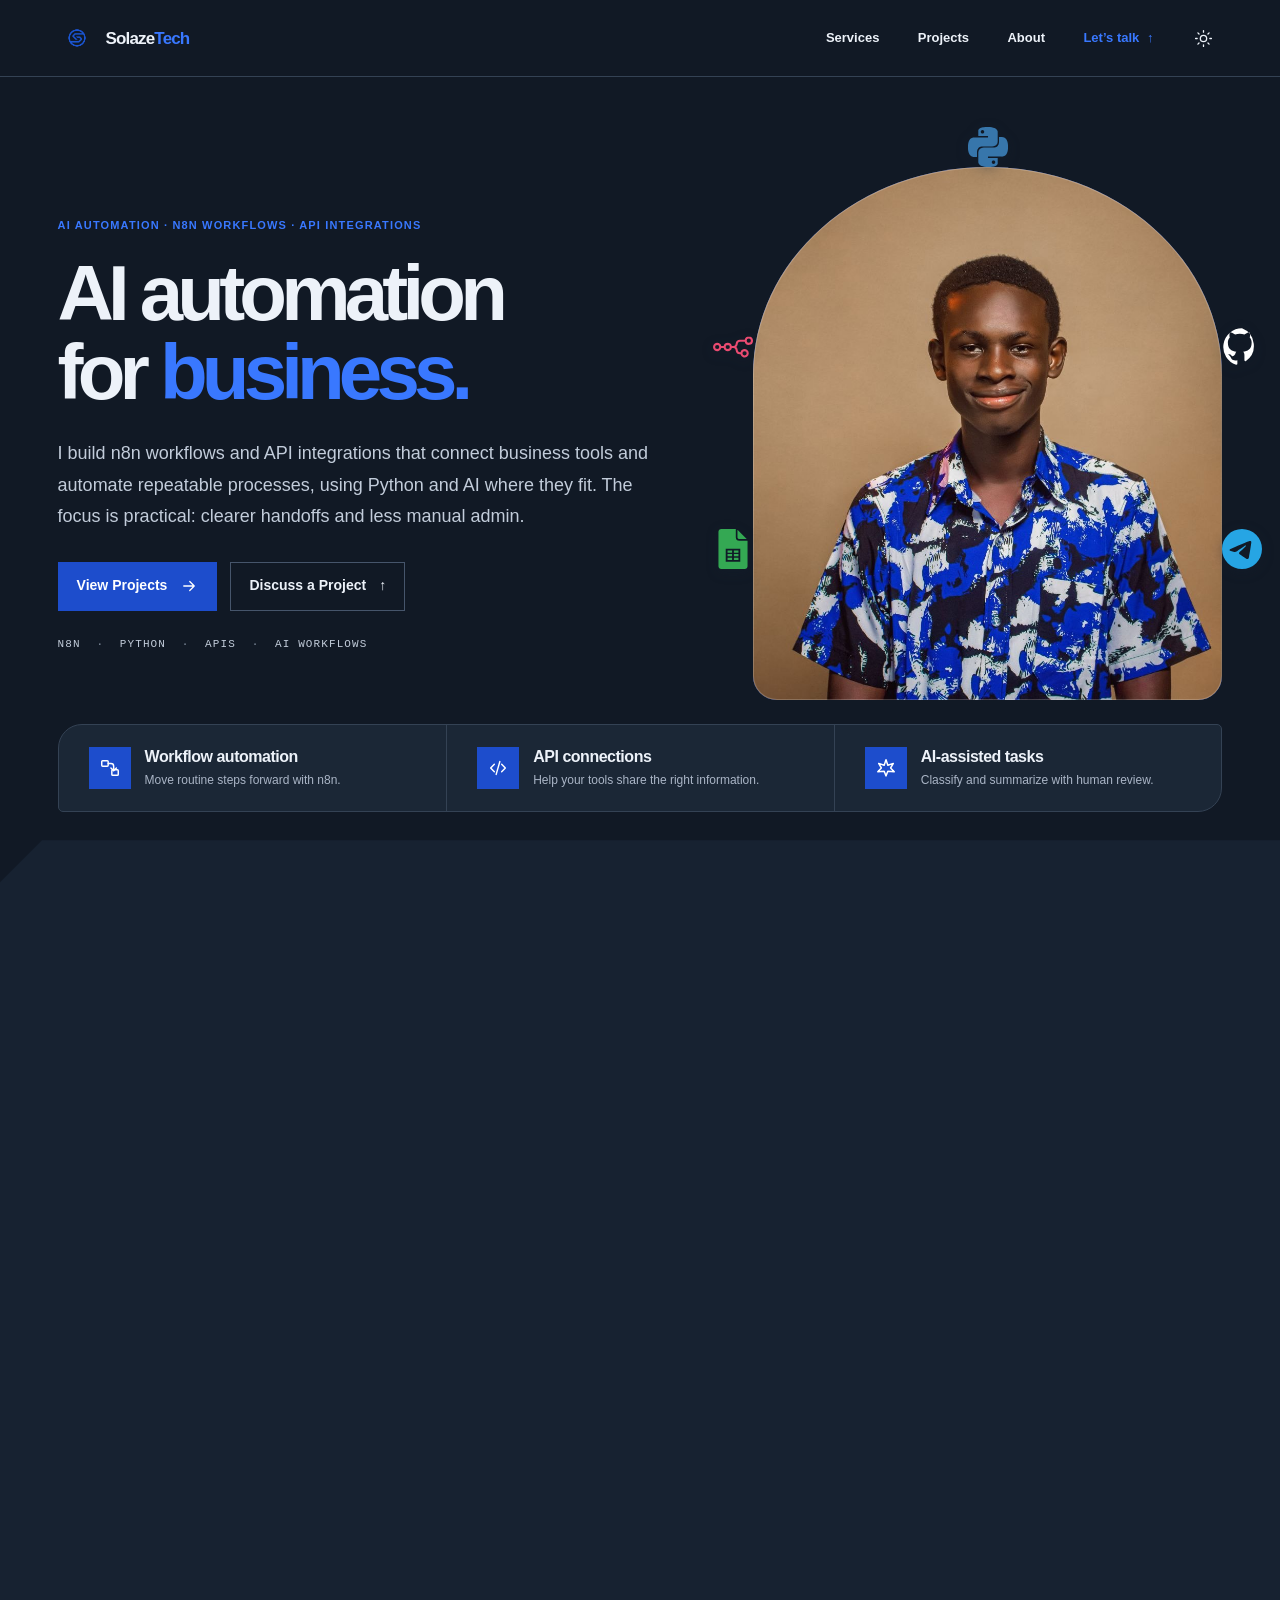
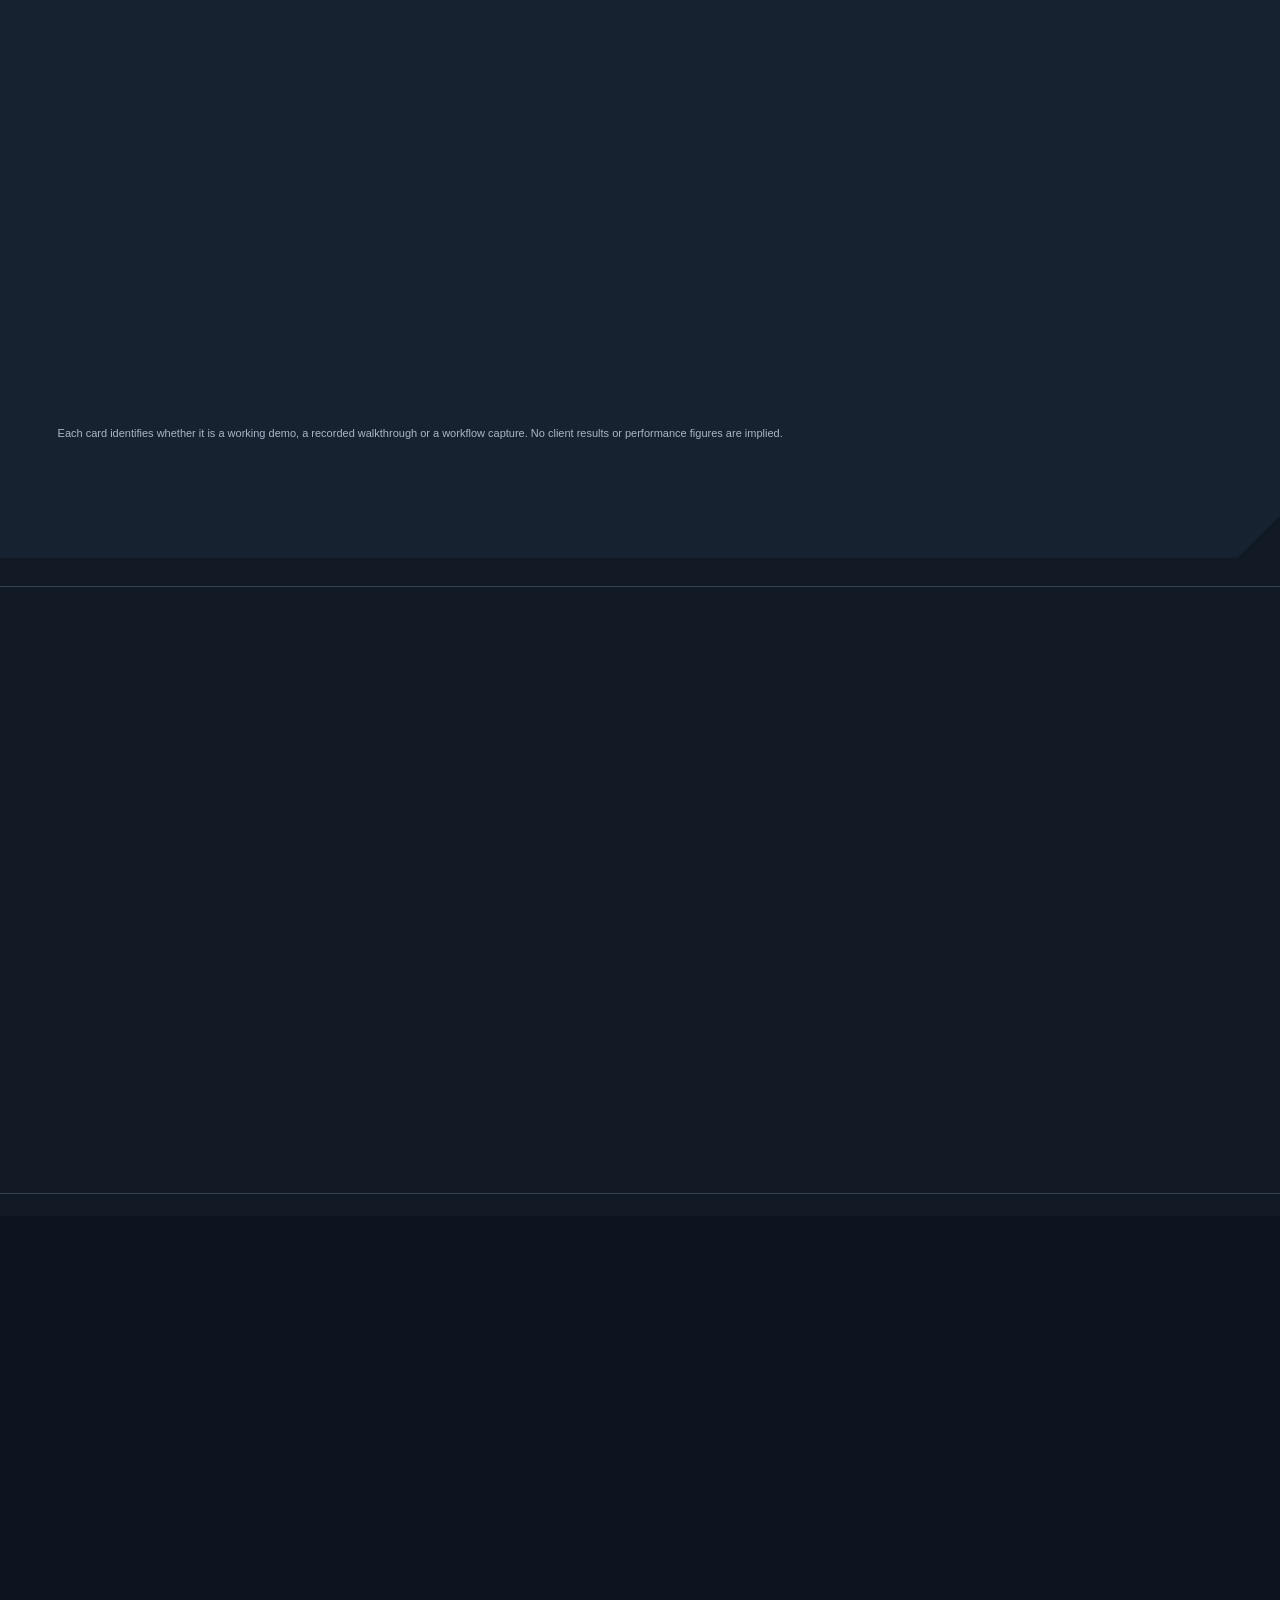
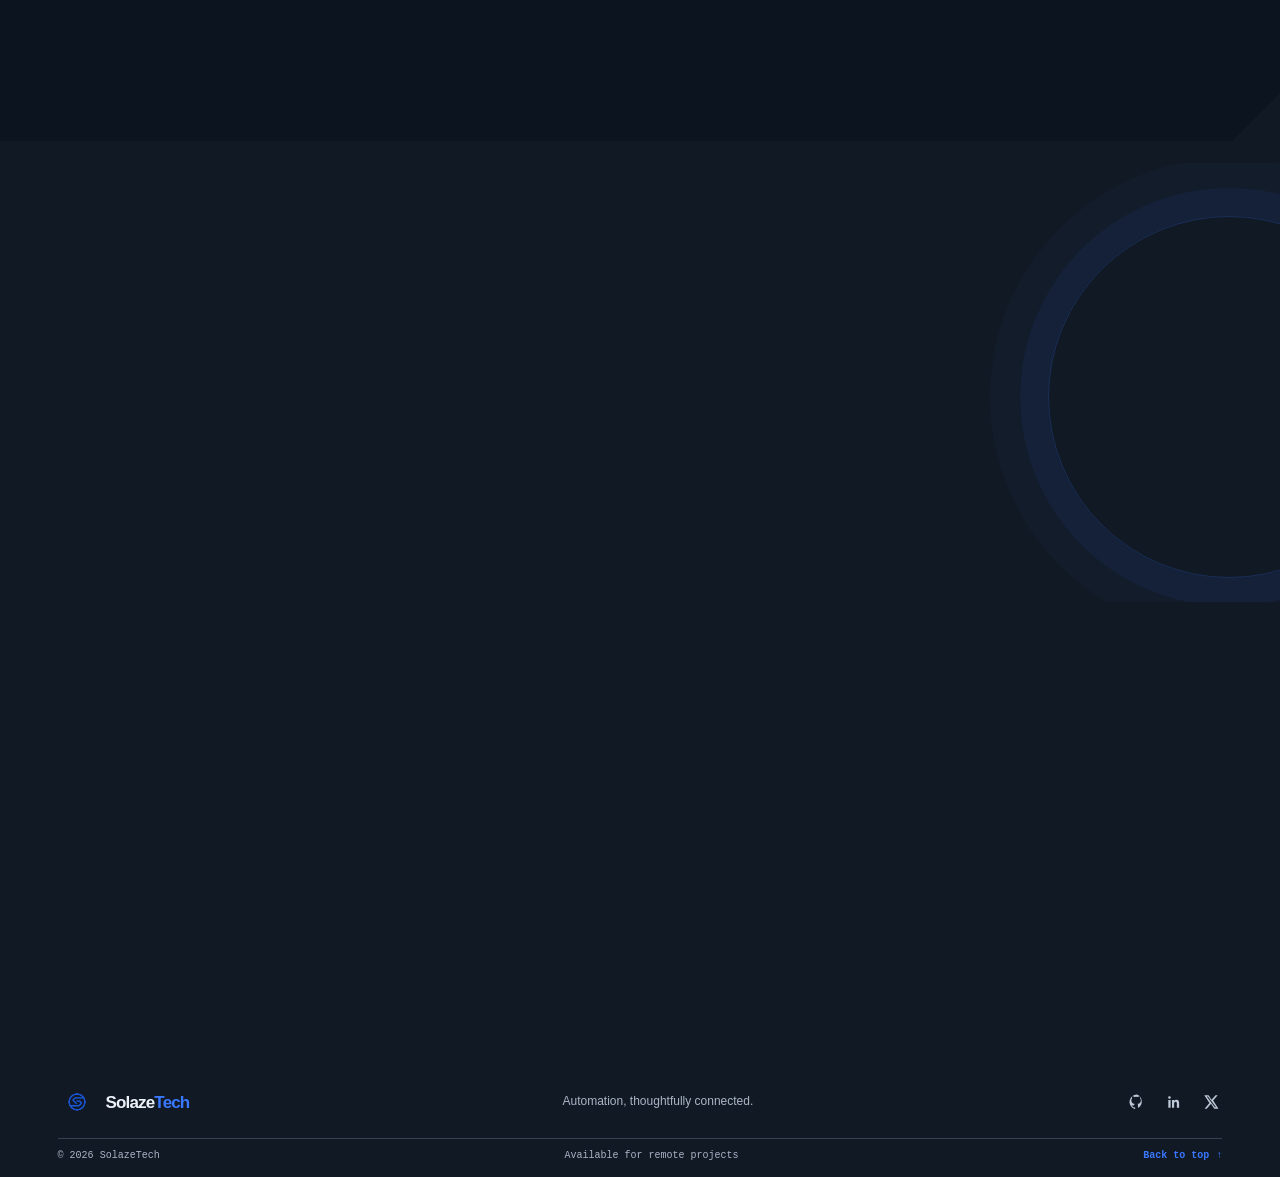
<file: index.html>
﻿<!doctype html>
<html lang="en">
<head>
  <meta charset="utf-8">
  <meta name="viewport" content="width=device-width, initial-scale=1">
  <meta name="theme-color" content="#0b0f19">
  <meta name="referrer" content="strict-origin-when-cross-origin">
  <meta http-equiv="Content-Security-Policy" content="default-src 'self'; base-uri 'self'; object-src 'none'; form-action 'self' mailto:; img-src 'self' data:; font-src 'self' https://fonts.gstatic.com; style-src 'self' https://fonts.googleapis.com; script-src 'self'; frame-src https://www.loom.com https://www.youtube-nocookie.com; upgrade-insecure-requests">
  <meta name="description" content="SolazeTech builds AI-assisted business process automations with n8n, Python and API integrations to connect tools and reduce repetitive manual work.">
  <meta name="author" content="Ezekiel, SolazeTech">
  <meta name="robots" content="index,follow,max-image-preview:large">
  <link rel="canonical" href="https://solazetech.com/">
  <meta property="og:type" content="website">
  <meta property="og:site_name" content="SolazeTech">
  <meta property="og:title" content="SolazeTech | AI Automation Specialist, n8n &amp; API Integration">
  <meta property="og:description" content="AI-assisted business process automation with n8n, Python and API integrations. Explore SolazeTech workflow demos and project captures.">
  <meta property="og:url" content="https://solazetech.com/">
  <meta property="og:image" content="https://solazetech.com/assets/portraits/solazetech-portrait.jpg">
  <meta property="og:image:alt" content="Portrait of Ezekiel, SolazeTech AI automation specialist">
  <meta property="og:image:type" content="image/jpeg">
  <meta name="twitter:card" content="summary_large_image">
  <meta name="twitter:title" content="SolazeTech | AI Automation Specialist, n8n &amp; API Integration">
  <meta name="twitter:description" content="AI-assisted business process automation with n8n, Python and API integrations. Explore SolazeTech workflow demos and project captures.">
  <meta name="twitter:image" content="https://solazetech.com/assets/portraits/solazetech-portrait.jpg">
  <meta name="twitter:image:alt" content="Portrait of Ezekiel, SolazeTech AI automation specialist">
  <title>SolazeTech | AI Automation Specialist, n8n &amp; API Integration</title>
  <script type="application/ld+json">
  {
    "@context": "https://schema.org",
    "@graph": [
      {
        "@type": "WebSite",
        "name": "SolazeTech",
        "url": "https://solazetech.com/",
        "description": "AI-assisted business process automation with n8n, Python and API integrations."
      },
      {
        "@type": "Person",
        "name": "Ezekiel",
        "alternateName": "SolazeTech",
        "jobTitle": "AI Automation Specialist",
        "url": "https://solazetech.com/",
        "knowsAbout": ["n8n workflow automation", "Python", "Telegram bots", "RSS news automation", "API integrations", "AI workflows"],
        "sameAs": [
          "https://github.com/Solaze01",
          "https://www.linkedin.com/in/solazetech/",
          "https://x.com/solazetech"
        ]
      }
    ]
  }
  </script>
  <link rel="icon" type="image/jpeg" href="assets/brand/favicon.jpg">
  <link rel="preconnect" href="https://fonts.googleapis.com">
  <link rel="preconnect" href="https://fonts.gstatic.com" crossorigin>
  <link href="https://fonts.googleapis.com/css2?family=DM+Mono:wght@400;500&family=DM+Sans:wght@400;500;600;700&family=Manrope:wght@500;600;700;800&display=swap" rel="stylesheet">
  <link rel="stylesheet" href="style.css">
  <script src="script.js" defer></script>
</head>
<body class="dark-theme" id="top">
  <a class="skip-link" href="#main">Skip to content</a>
  <header class="site-header"><div class="container nav-wrap">
    <a class="brand" href="#top" aria-label="SolazeTech home"><img class="brand-mark" src="assets/brand/solazetech-mark.png" alt=""><span>Solaze<span>Tech</span></span></a>
    <button class="menu-toggle" type="button" aria-label="Open navigation" aria-expanded="false" aria-controls="primary-nav"><span></span><span></span><span></span></button>
    <nav class="nav-links" id="primary-nav" aria-label="Main navigation"><a href="#services">Services</a><a href="#projects">Projects</a><a href="#about">About</a><a class="nav-contact" href="#contact">Let’s talk <span aria-hidden="true">↑</span></a></nav>
    <button class="theme-toggle" type="button" aria-label="Switch to light theme" title="Toggle theme"><svg class="theme-icon-moon" viewBox="0 0 24 24" aria-hidden="true"><path d="M20.5 14.2A8.5 8.5 0 0 1 9.8 3.5 8.6 8.6 0 1 0 20.5 14.2Z"/></svg><svg class="theme-icon-sun" viewBox="0 0 24 24" aria-hidden="true"><circle cx="12" cy="12" r="4"/><path d="M12 2v2m0 16v2M4.93 4.93l1.42 1.42m11.3 11.3 1.42 1.42M2 12h2m16 0h2M4.93 19.07l1.42-1.42m11.3-11.3 1.42-1.42"/></svg></button>
  </div></header>
  <main id="main">
    <section class="hero" aria-labelledby="hero-title"><div class="container hero-grid">
      <div class="hero-copy"><p class="eyebrow">AI AUTOMATION · N8N WORKFLOWS · API INTEGRATIONS</p><h1 id="hero-title">AI automation<br>for <span>business.</span></h1><p class="hero-intro">I build n8n workflows and API integrations that connect business tools and automate repeatable processes, using Python and AI where they fit. The focus is practical: clearer handoffs and less manual admin.</p><div class="hero-actions"><a class="button button-primary" href="#projects">View Projects <svg viewBox="0 0 24 24" aria-hidden="true"><path d="M5 12h14m-6-6 6 6-6 6"/></svg></a><a class="button button-secondary" href="mailto:hello@solazetech.com?subject=Discuss%20a%20project">Discuss a Project <span aria-hidden="true">↑</span></a></div><p class="hero-stack">N8N <i>·</i> PYTHON <i>·</i> APIS <i>·</i> AI WORKFLOWS</p></div>
      <div class="portrait-orbit-wrap"><div class="portrait-stage"><div class="portrait-backdrop" aria-hidden="true"><span>SolazeTech</span><span>AUTOMATION / INTEGRATIONS</span></div><img src="assets/portraits/solazetech-portrait.jpg" alt="Portrait of Ezekiel, SolazeTech AI automation specialist" fetchpriority="high"></div><div class="portrait-tech-logos" aria-hidden="true"><span class="portrait-tech-logo portrait-tech-logo-n8n"><img src="assets/icons/n8n.svg" alt=""></span><span class="portrait-tech-logo portrait-tech-logo-python"><img src="assets/icons/python.svg" alt=""></span><span class="portrait-tech-logo portrait-tech-logo-telegram"><img src="assets/icons/telegram.svg" alt=""></span><span class="portrait-tech-logo portrait-tech-logo-sheets"><img src="assets/icons/googlesheets.svg" alt=""></span><span class="portrait-tech-logo portrait-tech-logo-github"><img src="assets/icons/github.svg" alt=""></span></div></div>
    </div>
      <div class="container service-strip" id="services" aria-label="Services">
        <article><span class="strip-icon" aria-hidden="true"><svg viewBox="0 0 24 24"><rect x="3" y="4" width="7" height="6" rx="1"/><rect x="14" y="14" width="7" height="6" rx="1"/><path d="M10 7h3a3 3 0 0 1 3 3v4m-3-2 3 3 3-3"/></svg></span><div><h2>Workflow automation</h2><p>Move routine steps forward with n8n.</p></div></article>
        <article><span class="strip-icon" aria-hidden="true"><svg viewBox="0 0 24 24"><path d="M8 8 4 12l4 4M16 8l4 4-4 4M14 5l-4 14"/></svg></span><div><h2>API connections</h2><p>Help your tools share the right information.</p></div></article>
        <article><span class="strip-icon" aria-hidden="true"><svg viewBox="0 0 24 24"><path d="M12 3 14 9l6-2-3 5 4 4-7-.4-2 5-2-5-7 .4 4-4-3-5 6 2 2-6Z"/></svg></span><div><h2>AI-assisted tasks</h2><p>Classify and summarize with human review.</p></div></article>
      </div>
    </section>

    <section class="projects-section" id="projects" aria-labelledby="projects-title"><div class="container">
      <div class="section-heading"><div><p class="eyebrow">SELECTED PROJECTS <span class="section-count">/ 06</span></p><h2 id="projects-title">Built to move<br>work forward.</h2></div><p>Workflow captures and working demos, with the tools and project status made clear.</p></div>
      <article class="project-feature"><a class="project-screen" href="assets/projects/ai-lead-qualification.png" target="_blank" rel="noopener noreferrer" aria-label="Open full-size AI lead qualification workflow"><img src="assets/projects/ai-lead-qualification.png" alt="Lead workflow diagram with field validation, duplicate checks, Groq qualification and priority routing to Sheets, Gmail and Slack" loading="lazy"><span aria-hidden="true">↑</span></a><div class="project-feature-copy"><p class="project-index">01 <i>/</i> LEAD INTAKE · N8N</p><h3>Find the leads<br>that need attention.</h3><p>Incoming leads can arrive incomplete or duplicated. This n8n workflow validates each entry, checks for duplicates, uses Groq to help qualify it, then prepares priority-based updates for Google Sheets, Gmail and Slack.</p><div class="project-tags" aria-label="Tools shown"><span>n8n</span><span>Groq</span><span>Google Sheets</span><span>Gmail</span><span>Slack</span></div><dl><div><dt>Project status</dt><dd>The screenshot shows the webhook deactivated. Live execution isn’t verified.</dd></div></dl><a class="project-detail-link" href="assets/projects/ai-lead-qualification.png" target="_blank" rel="noopener noreferrer">View workflow capture <span aria-hidden="true">↗</span></a></div></article>
      <div class="project-grid">
        <article class="project-card project-card-wide project-card-demo"><div class="project-screen project-video"><iframe src="https://www.loom.com/embed/4f2c136d287b437092f3ce43c4a89262" title="SolazeTech speed to lead workflow demo" loading="lazy" referrerpolicy="strict-origin-when-cross-origin" allow="fullscreen; picture-in-picture" allowfullscreen></iframe></div><div class="project-card-copy"><p class="project-index">02 <i>/</i> SPEED TO LEAD · N8N</p><h3>Follow up while<br>interest is high.</h3><p>Slow handoffs can leave new enquiries waiting. This n8n demo routes test leads through follow-up steps and shows the path from intake to a next action. It uses test data; live response times and conversion outcomes aren’t measured.</p><div class="project-tags" aria-label="Tools used"><span>n8n</span><span>Lead routing</span><span>Follow-up</span></div><p class="project-status">Working demo on test data.</p><a class="project-detail-link" href="https://www.loom.com/share/4f2c136d287b437092f3ce43c4a89262" target="_blank" rel="noopener noreferrer">Open demo on Loom <span aria-hidden="true">↗</span></a></div></article>
        <article class="project-card"><a class="project-screen" href="assets/projects/ai-customer-support.png" target="_blank" rel="noopener noreferrer" aria-label="Open full-size customer support workflow"><img src="assets/projects/ai-customer-support.png" alt="Support workflow showing Gemini classification, SLA escalation, Gmail and Google Sheets steps" loading="lazy"><span aria-hidden="true">↑</span></a><div class="project-card-copy"><p class="project-index">03 <i>/</i> SUPPORT OPERATIONS</p><h3>Give urgent cases<br>a clear path.</h3><p>Urgent support requests can be missed in a busy inbox. This workflow uses Gemini to classify urgency, checks SLA needs, routes cases for internal escalation and records the request in Sheets with Gmail steps. The capture shows the planned flow; runtime hasn’t been verified.</p><div class="project-tags" aria-label="Tools used"><span>n8n</span><span>Gemini</span><span>Gmail</span><span>Sheets</span></div><p class="project-status">Workflow capture · runtime not verified</p><a class="project-detail-link" href="assets/projects/ai-customer-support.png" target="_blank" rel="noopener noreferrer">View workflow <span aria-hidden="true">↗</span></a></div></article>
        <article class="project-card"><a class="project-screen" href="assets/projects/multi-agent-research.png" target="_blank" rel="noopener noreferrer" aria-label="Open full-size research workflow"><img src="assets/projects/multi-agent-research.png" alt="Prospect research workflow diagram with web search, page extraction, Gemini and spreadsheet output" loading="lazy"><span aria-hidden="true">↑</span></a><div class="project-card-copy"><p class="project-index">04 <i>/</i> PROSPECT RESEARCH</p><h3>From web search<br>to useful brief.</h3><p>Research gathered across search results and webpages can be difficult to organize. This n8n workflow collects results, extracts page context, uses Gemini to structure findings and prepares them for Sheets. The capture shows the intended research-to-brief path; runtime hasn’t been verified.</p><div class="project-tags" aria-label="Tools used"><span>n8n</span><span>Web search</span><span>Gemini</span><span>Sheets</span></div><p class="project-status">Workflow capture · runtime not verified</p><a class="project-detail-link" href="assets/projects/multi-agent-research.png" target="_blank" rel="noopener noreferrer">View workflow <span aria-hidden="true">↗</span></a></div></article>
        <article class="project-card project-card-wide project-card-demo"><div class="project-screen project-video"><iframe src="https://www.loom.com/embed/59feaee577774fa88faab05209ab3dd1" title="SolazeTech football digest demo" loading="lazy" referrerpolicy="strict-origin-when-cross-origin" allow="fullscreen; picture-in-picture" allowfullscreen></iframe></div><div class="project-card-copy"><p class="project-index">05 <i>/</i> SPORTS DIGEST · PYTHON / TELEGRAM</p><h3>Football updates,<br>ready to read.</h3><p>Following football across RSS sources takes repeated checking. This Python workflow collects updates, prepares an AI-assisted digest and sends it to Telegram. The walkthrough shows the resulting Telegram message.</p><div class="project-tags" aria-label="Tools used"><span>Python</span><span>RSS</span><span>AI summary</span><span>Telegram</span></div><p class="project-status">Watch the walkthrough · Telegram output shown</p><a class="project-detail-link" href="https://www.loom.com/share/59feaee577774fa88faab05209ab3dd1" target="_blank" rel="noopener noreferrer">Open demo on Loom <span aria-hidden="true">↗</span></a></div></article>
        <article class="project-card project-card-wide project-card-demo"><div class="project-screen project-video"><iframe src="https://www.youtube-nocookie.com/embed/Xj_TF_7jTf4" title="SolazeTech AI-assisted RSS news system demo" loading="lazy" allow="accelerometer; encrypted-media; picture-in-picture; web-share" referrerpolicy="strict-origin-when-cross-origin" allowfullscreen></iframe></div><div class="project-card-copy"><p class="project-index">06 <i>/</i> AI NEWS WORKFLOW · PYTHON</p><h3>From RSS feed<br>to site-ready copy.</h3><p>Preparing incoming stories for a specific news website takes repeated editing. This Python system collects RSS articles and uses AI to rewrite them for that publication. The unlisted walkthrough shows the content workflow; automated website publishing isn’t claimed.</p><div class="project-tags" aria-label="Tools used"><span>Python</span><span>RSS</span><span>AI rewriting</span></div><p class="project-status">Unlisted YouTube walkthrough</p><a class="project-detail-link" href="https://youtu.be/Xj_TF_7jTf4" target="_blank" rel="noopener noreferrer">Watch the news workflow <span aria-hidden="true">↗</span></a></div></article>
      </div><p class="project-note">Each card identifies whether it is a working demo, a recorded walkthrough or a workflow capture. No client results or performance figures are implied.</p>
    </div></section>

    <section class="testimonial-section" aria-labelledby="testimonial-title"><div class="container testimonial-layout"><div class="testimonial-heading"><p class="eyebrow">A CLIENT’S WORDS</p><h2 id="testimonial-title">Good work<br>is personal.</h2><p>On an earlier Python Telegram bot and shop project.</p></div><figure class="testimonial-quote"><span class="quote-mark" aria-hidden="true">“</span><blockquote><p>I came to him with a vision for a custom Telegram bot, and he didn’t just build it, he brought the whole project to life exactly how I imagined it.</p><p>He handled everything from the ground up: the entire workflow, a fully functional shop, secure payment integrations, and even location services and user reviews.</p><p>What really sets him apart, though, is the customer service. Mr. Ezekiel went way beyond just ‘writing code.’ He offered so much extra help and guidance throughout the process, making sure I was comfortable with how everything worked.</p></blockquote><figcaption><span class="testimonial-avatar" aria-hidden="true">T</span><span><strong>Telegram bot client</strong><small>Custom Python bot &amp; shop</small></span><span class="testimonial-verified">CLIENT FEEDBACK</span></figcaption></figure></div></section>

    <section class="approach-section" aria-labelledby="approach-title"><div class="container approach-grid"><div><p class="eyebrow eyebrow-light">HOW I WORK</p><h2 id="approach-title">Understand it.<br>Connect it.<br>Make it easier.</h2><p class="approach-intro">A useful workflow should be clear to the people who rely on it, including when something needs a person’s attention.</p></div><ol><li><span>01</span><div><h3>Map the task</h3><p>What starts it? Which tools are involved? Where do delays or missed handoffs happen?</p></div></li><li><span>02</span><div><h3>Build the connections</h3><p>Automate repeatable steps and make exceptions visible.</p></div></li><li><span>03</span><div><h3>Check the full path</h3><p>Walk through normal cases and decide where a person needs to take over.</p></div></li></ol></div></section>

    <section class="about-section" id="about" aria-labelledby="about-title"><div class="container about-grid"><div><p class="eyebrow">ABOUT SOLAZETECH</p><h2 id="about-title">Tools should<br>work <span>together.</span></h2></div><div class="about-copy"><p>SolazeTech is my working brand for automation and bot development. I work with n8n, Python, APIs and AI tools to reduce repeated steps and make the next action clearer.</p><p>I’m interested in the small handoffs that eat up a day: moving a lead into a sheet, flagging a delayed request, or getting the right update to the right person.</p><a href="https://github.com/Solaze01" target="_blank" rel="noopener noreferrer" class="github-link"><svg viewBox="0 0 24 24" aria-hidden="true"><path d="M12 .8a11.2 11.2 0 0 0-3.54 21.83c.56.1.76-.24.76-.54v-2.1c-3.1.68-3.76-1.32-3.76-1.32-.51-1.3-1.24-1.65-1.24-1.65-1.02-.7.08-.69.08-.69 1.12.08 1.7 1.15 1.7 1.15 1 .1 1.6-.74 1.9-1.18.1-.73.39-1.22.7-1.5-2.48-.28-5.08-1.24-5.08-5.53 0-1.22.44-2.22 1.15-3-.12-.28-.5-1.42.11-2.96 0 0 .94-.3 3.08 1.15a10.7 10.7 0 0 1 5.6 0c2.13-1.45 3.07-1.15 3.07-1.15.61 1.54.23 2.68.11 2.96.72.78 1.15 1.78 1.15 3 0 4.3-2.6 5.24-5.09 5.52.4.35.75 1.03.75 2.08v3.08c0 .3.2.65.77.54A11.2 11.2 0 0 0 12 .8Z"/></svg>See what I’m building on GitHub <span aria-hidden="true">↗</span></a></div></div></section>

    <section class="contact-section" id="contact" aria-labelledby="contact-title"><div class="container contact-panel"><div class="contact-copy"><p class="eyebrow eyebrow-light">HAVE A PROCESS IN MIND?</p><h2 id="contact-title">Let’s make it<br><span>work better.</span></h2><p>Tell me what takes too much time, which tools you use and what you’d like to change.</p></div><div class="contact-actions"><a class="contact-button" href="mailto:hello@solazetech.com?subject=Discuss%20a%20project">Email SolazeTech <span aria-hidden="true">↗</span></a><a class="telegram-link" href="https://t.me/solaze_tech" target="_blank" rel="noopener noreferrer">Or message me on Telegram <span aria-hidden="true">↗</span></a><p><a href="mailto:hello@solazetech.com">hello@solazetech.com</a></p></div></div></section>
  </main>
  <footer class="site-footer"><div class="container footer-main"><a class="brand" href="#top"><img class="brand-mark" src="assets/brand/solazetech-mark.png" alt=""><span>Solaze<span>Tech</span></span></a><p>Automation, thoughtfully connected.</p><div class="footer-socials"><a href="https://github.com/Solaze01" target="_blank" rel="noopener noreferrer" aria-label="GitHub"><svg viewBox="0 0 24 24" aria-hidden="true"><path d="M12 .8a11.2 11.2 0 0 0-3.54 21.83c.56.1.76-.24.76-.54v-2.1c-3.1.68-3.76-1.32-3.76-1.32-.51-1.3-1.24-1.65-1.24-1.65-1.02-.7.08-.69.08-.69 1.12.08 1.7 1.15 1.7 1.15 1 .1 1.6-.74 1.9-1.18.1-.73.39-1.22.7-1.5-2.48-.28-5.08-1.24-5.08-5.53 0-1.22.44-2.22 1.15-3-.12-.28-.5-1.42.11-2.96 0 0 .94-.3 3.08 1.15a10.7 10.7 0 0 1 5.6 0c2.13-1.45 3.07-1.15 3.07-1.15.61 1.54.23 2.68.11 2.96.72.78 1.15 1.78 1.15 3 0 4.3-2.6 5.24-5.09 5.52.4.35.75 1.03.75 2.08v3.08c0 .3.2.65.77.54A11.2 11.2 0 0 0 12 .8Z"/></svg></a><a href="https://www.linkedin.com/in/solazetech/" target="_blank" rel="noopener noreferrer" aria-label="LinkedIn"><svg viewBox="0 0 24 24" aria-hidden="true"><path d="M5.2 3.2a2 2 0 1 0 0 4 2 2 0 0 0 0-4ZM3.5 9h3.4v11.5H3.5V9Zm5.5 0h3.3v1.6h.05A3.6 3.6 0 0 1 15.6 8.8c3.5 0 4.1 2.3 4.1 5.3v6.4h-3.4v-5.7c0-1.4 0-3.1-1.9-3.1s-2.2 1.5-2.2 3v5.8H9V9Z"/></svg></a><a href="https://x.com/solazetech" target="_blank" rel="noopener noreferrer" aria-label="X"><svg viewBox="0 0 24 24" aria-hidden="true"><path d="M18.9 2H22l-6.8 7.8L23.2 22h-6.3L12 14.6 5.6 22H2.4l7.3-8.4L1.9 2h6.4l4.5 6.8L18.9 2Zm-1.1 18h1.7L7.4 3.9H5.6L17.8 20Z"/></svg></a></div></div><div class="container footer-bottom"><span>© <span id="current-year"></span> SolazeTech</span><span>Available for remote projects</span><a class="back-to-top" href="#top">Back to top <span aria-hidden="true">↑</span></a></div></footer>
</body>
</html>
</file>
<file: style.css>
:root{color-scheme:light;--paper:#f4f6f8;--surface:#e9edf3;--surface2:#fff;--ink:#142033;--muted:#5d6878;--line:#ccd4df;--blue:#1d4dcc;--blue-light:#3978ff;--navy:#101d32;--max:1200px;--gutter:clamp(20px,4.5vw,62px);--sans:"DM Sans",Arial,sans-serif;--display:Manrope,"DM Sans",Arial,sans-serif}
*{box-sizing:border-box}html{scroll-behavior:smooth;scroll-padding-top:82px}body{margin:0;background:var(--paper);color:var(--ink);font:16px/1.65 var(--sans);-webkit-font-smoothing:antialiased}a{color:inherit}img{display:block;max-width:100%}button{font:inherit}.container{width:calc(100% - var(--gutter) - var(--gutter));max-width:var(--max);margin-inline:auto}.skip-link{position:absolute;top:-70px;left:12px;z-index:20;padding:9px 14px;background:var(--ink);color:#fff}.skip-link:focus{top:12px}:focus-visible{outline:3px solid var(--blue);outline-offset:4px}.site-header{position:sticky;top:0;z-index:20;background:var(--paper);border-bottom:1px solid var(--line)}.nav-wrap{min-height:76px;display:flex;align-items:center;gap:32px}.brand{display:inline-flex;align-items:center;gap:10px;font:800 17px/1 var(--display);letter-spacing:-.05em;text-decoration:none;white-space:nowrap}.brand-mark{width:32px;height:32px;display:grid;place-items:center;background:var(--blue);color:#fff;font-size:18px}.brand>span:last-child>span{color:var(--blue)}.nav-links{margin-left:auto;display:flex;align-items:center;gap:clamp(22px,3vw,40px)}.nav-links a{text-decoration:none;font-size:13px;font-weight:600}.nav-links a:hover,.nav-contact{color:var(--blue)}.nav-contact span{padding-left:4px}.theme-toggle,.menu-toggle{display:grid;place-items:center;border:0;background:none;color:var(--ink);cursor:pointer}.theme-toggle{width:37px;height:37px}.theme-toggle svg{width:19px;height:19px;fill:none;stroke:currentColor;stroke-width:1.65;stroke-linecap:round;stroke-linejoin:round}.menu-toggle{display:none}
.hero{padding:clamp(55px,7vw,92px) 0 0;background:var(--paper)}.hero-grid{display:grid;grid-template-columns:minmax(0,1.08fr) minmax(320px,.82fr);gap:clamp(38px,6vw,85px);align-items:center;padding-bottom:25px}.hero-copy{min-width:0;max-width:720px}.eyebrow{margin:0 0 20px;color:var(--blue);font-size:11px;font-weight:700;letter-spacing:.105em;line-height:1.5}.hero h1{margin:0;font:800 clamp(62px,6.1vw,86px)/1.02 var(--display);letter-spacing:-.075em}.hero h1 span{color:var(--blue)}.hero-intro{max-width:620px;margin:25px 0 0;color:#485569;font-size:18px;line-height:1.75}.hero-actions{display:flex;align-items:center;gap:13px;flex-wrap:wrap;margin-top:29px}.button{min-height:49px;padding:0 18px;display:inline-flex;align-items:center;justify-content:center;gap:13px;border:1px solid transparent;text-decoration:none;font-size:14px;font-weight:700;transition:background .18s,color .18s,transform .18s}.button:hover{transform:translateY(-2px)}.button svg{width:18px;height:18px;fill:none;stroke:currentColor;stroke-width:1.7;stroke-linecap:round;stroke-linejoin:round}.button-primary{background:var(--blue);color:#fff}.button-primary:hover{background:#1742b5}.button-secondary{border-color:#b8c4d7;background:transparent;color:var(--ink)}.button-secondary:hover{background:var(--surface)}.hero-stack{margin:27px 0 0;color:#43516a;font:11px "DM Mono",monospace;letter-spacing:.1em}.hero-stack i{padding:0 8px;color:#8490a1;font-style:normal}.portrait-stage{position:relative;isolation:isolate;min-height:485px;align-self:stretch;display:flex;align-items:flex-end;justify-content:center;background:var(--blue);overflow:hidden}.portrait-backdrop{position:absolute;z-index:-1;inset:0;display:flex;flex-direction:column;justify-content:space-between;padding:17px;color:#9bbcff;font:9px "DM Mono",monospace;letter-spacing:.1em}.portrait-backdrop span:last-child{writing-mode:vertical-rl;align-self:flex-end}.portrait-stage img{width:90%;height:94%;max-height:525px;object-fit:cover;object-position:center 25%;mix-blend-mode:normal}.service-strip{position:relative;z-index:2;display:grid;grid-template-columns:repeat(3,minmax(0,1fr));margin-top:-1px;background:var(--surface2);border:1px solid var(--line)}.service-strip article{min-width:0;display:flex;align-items:center;gap:14px;padding:22px clamp(15px,2.5vw,30px)}.service-strip article+article{border-left:1px solid var(--line)}.strip-icon{width:42px;height:42px;flex:none;display:grid;place-items:center;background:var(--blue);color:white}.strip-icon svg{width:22px;height:22px;fill:none;stroke:currentColor;stroke-width:1.6;stroke-linecap:round;stroke-linejoin:round}.service-strip h2{margin:0 0 3px;font:700 16px/1.3 var(--display);letter-spacing:-.03em}.service-strip p{margin:0;color:var(--muted);font-size:12px;line-height:1.5}
.projects-section{padding:clamp(80px,9vw,120px) 0;background:var(--surface)}.section-heading{display:flex;justify-content:space-between;align-items:end;gap:50px;margin-bottom:46px}.section-heading .eyebrow{margin-bottom:12px}.section-heading h2{margin:0;font:800 clamp(51px,6.5vw,78px)/1.02 var(--display);letter-spacing:-.07em}.section-heading>p{max-width:360px;margin:0 0 7px;color:var(--muted);font-size:15px;line-height:1.7}.project-feature{display:grid;grid-template-columns:minmax(0,1.12fr) minmax(350px,.78fr);align-items:center;gap:clamp(35px,6vw,82px);padding:28px;background:var(--surface2);border:1px solid var(--line)}.project-screen{position:relative;display:block;overflow:hidden;background:#dfe6f0}.project-screen img{width:100%;aspect-ratio:16/9;object-fit:contain;background:#e2e8f0;transition:transform .3s}.project-screen:hover img{transform:scale(1.025)}.project-screen>span{position:absolute;top:11px;right:11px;width:34px;height:34px;display:grid;place-items:center;background:#fff;color:var(--blue);font-size:20px}.project-feature-copy{max-width:540px}.project-index{margin:0 0 13px;color:var(--blue);font:500 10px "DM Mono",monospace;letter-spacing:.06em}.project-index i{padding:0 6px;color:#8b96a5;font-style:normal}.project-feature-copy h3,.project-card-copy h3{margin:0;font:800 clamp(33px,4vw,48px)/1.08 var(--display);letter-spacing:-.06em}.project-feature-copy>p:not(.project-index){margin:17px 0;color:#4c596b;font-size:15px;line-height:1.75}.project-feature-copy dl{margin:0;border-top:1px solid var(--line)}.project-feature-copy dl div{display:grid;grid-template-columns:104px 1fr;gap:10px;padding:11px 0;border-bottom:1px solid var(--line)}.project-feature-copy dt{color:var(--muted);font:10px "DM Mono",monospace;text-transform:uppercase;letter-spacing:.04em}.project-feature-copy dd{margin:0;color:#364256;font-size:12px;line-height:1.6}.project-detail-link{display:inline-flex;gap:11px;margin-top:17px;color:var(--blue);font-size:13px;font-weight:700;text-decoration:none}.project-detail-link:hover{text-decoration:underline;text-underline-offset:4px}.project-grid{display:grid;grid-template-columns:repeat(2,minmax(0,1fr));gap:22px;margin-top:22px}.project-card{min-width:0;display:grid;grid-template-columns:minmax(0,1.05fr) minmax(210px,.95fr);align-items:center;gap:23px;padding:19px;background:var(--surface2);border:1px solid var(--line)}.project-card .project-screen img{aspect-ratio:1.35;object-fit:contain}.project-card-copy h3{font-size:clamp(24px,2.7vw,33px)}.project-card-copy>p:not(.project-index):not(.project-status){margin:11px 0;color:#4c596b;font-size:13px;line-height:1.7}.project-status{margin:0;color:var(--muted);font-size:11px;line-height:1.55}.project-card .project-detail-link{margin-top:11px;font-size:12px}.project-card-wide{grid-column:1/-1;grid-template-columns:minmax(0,1.15fr) minmax(280px,.85fr);gap:clamp(26px,5vw,70px);padding:23px}.project-card-wide .project-screen img{aspect-ratio:16/8.5}.project-note{margin:19px 0 0;color:var(--muted);font-size:11px}
.approach-section{padding:clamp(70px,8vw,104px) 0;background:var(--navy);color:#f4f7fc}.approach-grid{display:grid;grid-template-columns:.95fr 1.05fr;gap:10%;align-items:center}.eyebrow-light{color:#7eabff}.approach-grid h2{margin:0;font:800 clamp(42px,5.5vw,68px)/1.05 var(--display);letter-spacing:-.065em}.approach-intro{max-width:490px;margin:17px 0 0;color:#c0cad9;font-size:15px;line-height:1.75}.approach-grid ol{padding:0;margin:0;list-style:none;border-top:1px solid #3b4b63}.approach-grid li{display:grid;grid-template-columns:45px 1fr;gap:14px;padding:21px 0;border-bottom:1px solid #3b4b63}.approach-grid li>span{color:#7eabff;font:11px "DM Mono",monospace}.approach-grid li h3{margin:0 0 5px;font:700 18px var(--display)}.approach-grid li p{margin:0;max-width:490px;color:#c0cad9;font-size:13px;line-height:1.65}
.about-section{padding:clamp(76px,9vw,115px) 0}.about-grid{display:grid;grid-template-columns:.85fr 1.15fr;gap:9%;align-items:start}.about-grid h2{margin:0;font:800 clamp(45px,6vw,70px)/1.04 var(--display);letter-spacing:-.07em}.about-grid h2 span{color:var(--blue)}.about-copy p{margin:0 0 15px;color:#4c596b;font-size:16px;line-height:1.8}.github-link{display:inline-flex;align-items:center;gap:10px;margin-top:6px;color:var(--blue);font-size:13px;font-weight:700;text-decoration:none}.github-link svg{width:19px;height:19px;fill:currentColor}.github-link:hover{text-decoration:underline;text-underline-offset:4px}
.contact-section{padding:0 0 75px}.contact-panel{display:grid;grid-template-columns:1fr .55fr;gap:35px;align-items:center;padding:clamp(32px,5vw,60px);background:var(--blue);color:white}.contact-copy .eyebrow{color:#b9d2ff}.contact-copy h2{margin:0;font:800 clamp(48px,7vw,84px)/.98 var(--display);letter-spacing:-.07em}.contact-copy h2 span{color:#a9caff}.contact-copy>p:last-child{max-width:500px;margin:17px 0 0;color:#dce8ff;font-size:15px}.contact-actions{display:flex;flex-direction:column;align-items:flex-start;gap:13px}.contact-button{min-height:52px;display:inline-flex;align-items:center;gap:24px;padding:0 17px;background:#fff;color:var(--blue);font-size:13px;font-weight:700;text-decoration:none}.contact-button span,.telegram-link span{font-size:17px}.telegram-link{color:#fff;font-size:13px;text-decoration:none}.telegram-link:hover{text-decoration:underline;text-underline-offset:4px}.contact-actions p{margin:0;color:#c4d8ff;font-size:11px}.site-footer{padding:19px 0 16px}.footer-main,.footer-bottom{display:flex;align-items:center;justify-content:space-between;gap:18px}.footer-main{padding-bottom:17px;border-bottom:1px solid var(--line)}.footer-main>p{margin:0;color:var(--muted);font-size:12px}.footer-socials{display:flex;gap:15px}.footer-socials a{display:grid;place-items:center;width:22px;height:22px;color:#4c5c73}.footer-socials a:hover{color:var(--blue)}.footer-socials svg{width:16px;height:16px;fill:currentColor}.footer-bottom{padding-top:11px;color:var(--muted);font:10px "DM Mono",monospace}.footer-bottom a{text-decoration:none}.footer-bottom a:hover{color:var(--blue)}
.dark-theme{color-scheme:dark;--paper:#111925;--surface:#172231;--surface2:#1b2736;--ink:#edf2f9;--muted:#aab5c6;--line:#344254;--blue:#3978ff;--blue-light:#5b91ff;--navy:#0c1420}.dark-theme .hero-intro,.dark-theme .project-feature-copy>p:not(.project-index),.dark-theme .project-card-copy>p:not(.project-index):not(.project-status),.dark-theme .about-copy p{color:#bdc8d8}.dark-theme .project-feature-copy dd{color:#d1d9e5}.dark-theme .project-screen img{background:#243143}.dark-theme .contact-button{background:#f3f6ff}.dark-theme .contact-copy h2 span{color:#a9caff}.dark-theme .footer-socials a{color:#bdc8d8}
@media(max-width:1050px){.hero-grid{grid-template-columns:minmax(0,1.1fr) minmax(280px,.8fr);gap:5%}.hero h1{font-size:clamp(58px,6.5vw,76px)}.portrait-stage{min-height:430px}.project-card{grid-template-columns:1fr;align-items:start}.project-card .project-screen img{aspect-ratio:16/9}.project-card-copy h3{font-size:31px}.project-card-wide{grid-template-columns:1.1fr .9fr}}
@media(max-width:700px){:root{--gutter:22px}html{scroll-padding-top:66px}.nav-wrap{position:relative;min-height:66px;gap:10px}.brand{font-size:15px}.brand-mark{width:28px;height:28px}.menu-toggle{display:grid;gap:5px;width:34px;height:35px;margin-left:auto}.menu-toggle span{width:20px;height:1.5px;background:currentColor;transition:transform .18s}.menu-toggle[aria-expanded=true] span:first-child{transform:translateY(3.25px) rotate(45deg)}.menu-toggle[aria-expanded=true] span:last-child{transform:translateY(-3.25px) rotate(-45deg)}.theme-toggle{width:33px;height:33px}.nav-links{position:absolute;top:100%;left:calc(-1 * var(--gutter));right:calc(-1 * var(--gutter));display:none;flex-direction:column;align-items:stretch;gap:0;padding:8px var(--gutter) 14px;background:var(--paper);border-bottom:1px solid var(--line)}.nav-links.is-open{display:flex}.nav-links a{padding:11px 0;border-bottom:1px solid var(--line)}.nav-links a:last-child{border:0}.hero{padding-top:42px}.hero-grid{grid-template-columns:minmax(0,1fr);gap:28px;padding-bottom:0}.hero-copy{max-width:none}.hero h1{max-width:560px;font-size:clamp(48px,11vw,72px);line-height:1.02;overflow-wrap:anywhere}.hero-intro{max-width:560px;margin-top:18px;font-size:15px;line-height:1.7}.hero-actions{gap:10px;margin-top:22px}.button{min-height:45px;padding:0 13px;font-size:12px}.hero-stack{margin-top:21px;font-size:9px}.portrait-stage{width:min(100%,430px);min-height:0;height:auto;aspect-ratio:1.03;justify-self:center}.portrait-stage img{width:84%;height:96%;object-position:center 25%}.service-strip{grid-template-columns:1fr;margin-top:25px}.service-strip article{padding:14px 16px}.service-strip article+article{border-left:0;border-top:1px solid var(--line)}.strip-icon{width:37px;height:37px}.service-strip h2{font-size:15px}.service-strip p{font-size:11px}.projects-section{padding:65px 0}.section-heading{display:block;margin-bottom:28px}.section-heading h2{font-size:clamp(44px,11vw,63px)}.section-heading>p{margin-top:14px;font-size:13px}.project-feature{grid-template-columns:1fr;gap:18px;padding:14px}.project-feature-copy h3{font-size:clamp(33px,8vw,45px)}.project-feature-copy>p:not(.project-index){font-size:13px;margin:12px 0}.project-feature-copy dd{font-size:11px}.project-grid{grid-template-columns:1fr;gap:14px;margin-top:14px}.project-card,.project-card-wide{grid-column:auto;grid-template-columns:1fr;gap:14px;padding:14px}.project-card-copy h3{font-size:30px}.project-card-copy>p:not(.project-index):not(.project-status){font-size:12px}.project-status{font-size:10px}.approach-section{padding:62px 0}.approach-grid{grid-template-columns:1fr;gap:27px}.approach-grid h2{font-size:clamp(42px,10vw,58px)}.approach-intro{font-size:13px}.approach-grid li{padding:17px 0}.approach-grid li h3{font-size:16px}.approach-grid li p{font-size:12px}.about-section{padding:65px 0}.about-grid{grid-template-columns:1fr;gap:22px}.about-grid h2{font-size:clamp(46px,11vw,64px)}.about-copy p{font-size:14px}.contact-section{padding-bottom:54px}.contact-panel{grid-template-columns:1fr;gap:24px;padding:27px 22px}.contact-copy h2{font-size:clamp(48px,12vw,68px)}.contact-copy>p:last-child{font-size:13px}.contact-actions{gap:11px}.footer-main{flex-wrap:wrap}.footer-main>p{order:3;width:100%}.footer-bottom{flex-wrap:wrap;font-size:8px}.footer-bottom span:nth-child(2){order:3;width:100%}}
@media(max-width:390px){:root{--gutter:18px}.hero h1{font-size:clamp(42px,10.6vw,50px)}.hero-actions{align-items:flex-start;flex-direction:column}.button{min-height:43px}.hero-stack{letter-spacing:.06em}.project-feature-copy dl div{grid-template-columns:85px minmax(0,1fr)}.contact-panel{padding:23px 18px}}
@media(prefers-reduced-motion:reduce){*,*::before,*::after{scroll-behavior:auto!important;transition-duration:.01ms!important;animation-duration:.01ms!important;animation-iteration-count:1!important}}

@media(max-width:700px){
  .nav-wrap{display:grid;grid-template-columns:minmax(0,1fr) 38px 36px;gap:7px;position:relative}
  .menu-toggle,.theme-toggle{position:static;transform:none;justify-self:end;margin:0}
  .hero-grid,.hero-copy{min-width:0;max-width:100%}
  .hero h1{max-width:340px;font-size:clamp(42px,9.5vw,58px);overflow-wrap:anywhere}
  .hero-intro{max-width:350px;overflow-wrap:anywhere}
  .portrait-stage{width:min(100%,340px);max-width:340px}
  body{overflow-x:clip}
}

/* Quiet, editorial motion that reinforces the page hierarchy. */
.hero-copy>*{animation:none}
.is-ready .hero-copy>*{animation:hero-enter .62s cubic-bezier(.2,.7,.2,1) both}
.is-ready .hero-copy>*:nth-child(1){animation-delay:.04s}
.is-ready .hero-copy>*:nth-child(2){animation-delay:.12s}
.is-ready .hero-copy>*:nth-child(3){animation-delay:.2s}
.is-ready .hero-copy>*:nth-child(4){animation-delay:.28s}
.is-ready .hero-copy>*:nth-child(5){animation-delay:.36s}
.portrait-stage{animation:none}
.is-ready .portrait-stage{animation:portrait-enter .8s cubic-bezier(.2,.7,.2,1) both}
@keyframes hero-enter{from{opacity:0;transform:translateY(16px)}to{opacity:1;transform:none}}
@keyframes portrait-enter{from{opacity:.75;transform:translateY(16px)}to{opacity:1;transform:none}}
.portrait-stage::after{position:absolute;inset:0;content:"";pointer-events:none;border:1px solid rgba(255,255,255,.2);transition:inset .35s ease,border-color .35s ease}
.portrait-stage:hover::after{inset:10px;border-color:rgba(255,255,255,.65)}
.motion-ready [data-reveal]{opacity:0;transform:translateY(24px);transition:opacity .65s ease,transform .65s cubic-bezier(.2,.7,.2,1)}
.motion-ready [data-reveal].is-visible{opacity:1;transform:none}
.motion-ready .project-card:nth-child(2){transition-delay:.09s}
.motion-ready .project-card:nth-child(3){transition-delay:.18s}
.service-strip article{transition:background .22s ease,transform .22s ease}
.service-strip article:hover{background:color-mix(in srgb,var(--surface2),var(--blue) 4%)}
.strip-icon{transition:transform .25s cubic-bezier(.2,.7,.2,1),background .25s ease}
.service-strip article:hover .strip-icon{transform:rotate(-5deg) scale(1.07);background:var(--navy)}
.project-feature,.project-card{transition:box-shadow .25s ease,border-color .25s ease,transform .25s ease}
.project-feature:hover,.project-card:hover{transform:translateY(-3px);border-color:color-mix(in srgb,var(--blue),var(--line) 58%);box-shadow:0 16px 36px rgba(20,32,51,.08)}
.project-screen img{transition:transform .55s cubic-bezier(.2,.7,.2,1),filter .35s ease!important}
.project-screen:hover img{transform:scale(1.035);filter:saturate(1.08)}
.project-screen>span{transition:transform .22s ease,background .22s ease,color .22s ease}
.project-screen:hover>span{transform:translate(2px,-2px);background:var(--blue);color:#fff}
.button,.contact-button,.theme-toggle,.nav-links a,.github-link,.telegram-link,.footer-socials a{transition:color .2s ease,background .2s ease,transform .2s ease,border-color .2s ease}
.button-primary:hover,.contact-button:hover{transform:translateY(-3px);box-shadow:0 9px 20px rgba(6,20,56,.2)}
.theme-toggle:hover,.footer-socials a:hover{transform:translateY(-2px)}
.nav-links a:not(.nav-contact){position:relative}
.nav-links a:not(.nav-contact)::after{position:absolute;right:0;bottom:-5px;left:0;height:1px;background:var(--blue);content:"";transform:scaleX(0);transform-origin:left;transition:transform .22s ease}
.nav-links a:not(.nav-contact):hover::after{transform:scaleX(1)}
.portrait-stage{aspect-ratio:.88;min-height:0;border-radius:50% 50% 24px 24px / 39% 39% 24px 24px}
.portrait-stage img{width:100%;height:100%;max-height:none;object-fit:cover;object-position:center 20%}
.portrait-stage::after{border-radius:inherit}
.service-strip{overflow:hidden;border-radius:24px 5px 24px 5px}
.projects-section{clip-path:polygon(0 42px,42px 0,100% 0,100% calc(100% - 42px),calc(100% - 42px) 100%,0 100%);margin:28px 0}
.project-feature{border-radius:34px 6px 34px 6px}
.project-card{border-radius:22px 5px 22px 5px}
.project-screen{border-radius:15px 3px 15px 3px}
.approach-section{clip-path:polygon(0 0,100% 0,100% calc(100% - 48px),calc(100% - 48px) 100%,0 100%);margin:22px 0}
.about-section{position:relative;isolation:isolate;overflow:hidden}
.about-section::before{position:absolute;z-index:-1;top:12%;right:-130px;width:360px;height:360px;border:1px solid color-mix(in srgb,var(--blue),transparent 77%);border-radius:50%;box-shadow:0 0 0 28px color-mix(in srgb,var(--blue),transparent 94%),0 0 0 58px color-mix(in srgb,var(--blue),transparent 97%);content:"";pointer-events:none}
.contact-panel{position:relative;isolation:isolate;overflow:hidden;border-radius:76px 12px 76px 12px}
.contact-panel::after{position:absolute;z-index:0;right:-78px;bottom:-145px;width:350px;height:350px;border:1px solid rgba(255,255,255,.23);border-radius:50%;box-shadow:0 0 0 24px rgba(255,255,255,.055),0 0 0 52px rgba(255,255,255,.035);content:"";pointer-events:none}
.contact-panel>*{position:relative;z-index:1}
@media(max-width:700px){.portrait-stage{aspect-ratio:.88;border-radius:50% 50% 22px 22px / 39% 39% 22px 22px}.portrait-stage img{width:100%;height:100%}}
@media(max-width:700px){
  .service-strip{border-radius:18px 4px 18px 4px}
  .projects-section{clip-path:polygon(0 24px,24px 0,100% 0,100% calc(100% - 24px),calc(100% - 24px) 100%,0 100%);margin:16px 0}
  .project-feature{border-radius:23px 5px 23px 5px}
  .project-card{border-radius:18px 4px 18px 4px}
  .approach-section{clip-path:polygon(0 0,100% 0,100% calc(100% - 26px),calc(100% - 26px) 100%,0 100%);margin:14px 0}
  .about-section::before{right:-240px;width:310px;height:310px}
  .contact-panel{border-radius:42px 8px 42px 8px}
  .contact-panel::after{right:-210px;bottom:-175px;width:300px;height:300px}
}
@media(prefers-reduced-motion:reduce){
  .hero-copy>*,.portrait-stage,.motion-ready [data-reveal]{opacity:1!important;transform:none!important;transition:none!important;animation:none!important}
  .portrait-stage::after{transition:none!important}
}

/* Project presentation: larger previews, consistent tool labels and a live demo. */
.section-count{margin-left:8px;color:var(--muted);font:500 10px "DM Mono",monospace;letter-spacing:.06em}
.project-feature{grid-template-columns:minmax(0,1.18fr) minmax(340px,.82fr)}
.project-feature .project-screen img{aspect-ratio:1.55;object-fit:contain}
.project-card{grid-template-columns:1fr;align-items:start;gap:17px}
.project-card .project-screen img{aspect-ratio:16/9}
.project-card-copy{align-self:start}
.project-tags{display:flex;flex-wrap:wrap;gap:7px;margin:15px 0 12px}
.project-tags span{display:inline-flex;align-items:center;min-height:25px;padding:3px 9px;border:1px solid color-mix(in srgb,var(--blue),var(--line) 78%);border-radius:999px;color:var(--blue);font:500 10px/1.2 "DM Mono",monospace;letter-spacing:.01em}
.project-card .project-tags{margin:13px 0 10px}
.project-feature-copy .project-tags{margin-top:15px;margin-bottom:17px}
.project-status{display:flex;align-items:center;gap:8px}
.project-status::before{width:6px;height:6px;flex:none;border-radius:50%;background:#57b99d;content:""}
.project-video{aspect-ratio:16/9;background:#0c1420}
.project-video iframe{position:absolute;inset:0;width:100%;height:100%;border:0}
.project-card-demo{grid-template-columns:minmax(0,1.15fr) minmax(280px,.85fr)}
.project-card-demo .project-screen{width:100%}
.project-card-demo .project-detail-link{margin-top:14px}
@media(max-width:900px){
  .project-feature{grid-template-columns:minmax(0,1fr) minmax(300px,.9fr);gap:30px}
  .project-card-demo{grid-template-columns:minmax(0,1.05fr) minmax(250px,.95fr)}
}
@media(max-width:700px){
  .project-feature{grid-template-columns:1fr}
  .project-card-demo{grid-template-columns:1fr}
  .project-feature .project-screen img{aspect-ratio:1.35}
  .section-count{font-size:9px}
  .project-tags{gap:6px}
}
.testimonial-section{position:relative;padding:clamp(72px,8vw,108px) 0;background:var(--paper);border-block:1px solid var(--line)}
.testimonial-layout{display:grid;grid-template-columns:minmax(220px,.65fr) minmax(0,1.35fr);gap:clamp(42px,8vw,110px);align-items:start}
.testimonial-heading .eyebrow{margin-bottom:15px}
.testimonial-heading h2{margin:0;font:800 clamp(45px,5.2vw,64px)/1.02 var(--display);letter-spacing:-.07em}
.testimonial-heading>p:last-child{max-width:260px;margin:16px 0 0;color:var(--muted);font-size:14px;line-height:1.7}
.testimonial-quote{position:relative;margin:0;padding:clamp(26px,4vw,48px);background:var(--surface2);border:1px solid var(--line);border-radius:34px 6px 34px 6px;box-shadow:0 18px 50px rgba(20,32,51,.055)}
.quote-mark{position:absolute;top:9px;right:25px;color:color-mix(in srgb,var(--blue),transparent 82%);font:800 88px/.9 Georgia,serif;pointer-events:none}
.testimonial-quote blockquote{position:relative;margin:0;color:var(--ink);font-size:clamp(14px,1.2vw,16px);line-height:1.8}
.testimonial-quote blockquote p{margin:0 0 14px}
.testimonial-quote blockquote p:last-child{margin-bottom:25px}
.testimonial-quote figcaption{display:flex;align-items:center;gap:11px;padding-top:18px;border-top:1px solid var(--line)}
.testimonial-avatar{width:38px;height:38px;flex:none;display:grid;place-items:center;border-radius:50%;background:var(--blue);color:#fff;font:700 16px var(--display)}
.testimonial-quote figcaption strong,.testimonial-quote figcaption small{display:block}
.testimonial-quote figcaption strong{font:700 13px var(--display)}
.testimonial-quote figcaption small{margin-top:3px;color:var(--muted);font-size:11px}
.testimonial-verified{margin-left:auto;padding:6px 9px;border:1px solid var(--line);border-radius:999px;color:var(--muted);font:500 9px "DM Mono",monospace;letter-spacing:.05em}
.dark-theme .testimonial-quote{box-shadow:0 18px 50px rgba(0,0,0,.15)}
.theme-icon-sun{display:none}
.dark-theme .theme-icon-moon{display:none}
.dark-theme .theme-icon-sun{display:block}
@media(max-width:850px){.testimonial-layout{grid-template-columns:1fr;gap:28px}.testimonial-heading>p:last-child{max-width:420px}.testimonial-quote{max-width:none}}
@media(max-width:480px){.testimonial-section{padding:58px 0}.testimonial-layout{gap:22px}.testimonial-heading h2{font-size:47px}.testimonial-quote{padding:24px 20px;border-radius:25px 5px 25px 5px}.testimonial-verified{font-size:8px;padding:5px 7px}}
@media(max-width:700px){
  .hero-grid{gap:54px}
  .site-header .nav-wrap>.menu-toggle,.site-header .nav-wrap>.theme-toggle{display:grid!important;visibility:visible!important;opacity:1!important;width:40px!important;height:40px!important;padding:0!important;background:#fff!important;color:#edf2f9!important}
  .site-header .nav-wrap>.menu-toggle{position:absolute!important;top:13px!important;right:48px!important;z-index:30!important}
  .site-header .nav-wrap>.theme-toggle{position:absolute!important;top:13px!important;right:0!important;z-index:30!important}
  .site-header .nav-wrap>.menu-toggle span{display:block!important;width:20px!important;height:2px!important;background:#edf2f9!important}
  .site-header .nav-wrap>.theme-toggle svg{display:block!important;width:19px!important;height:19px!important;stroke:#edf2f9!important}
  .nav-wrap{display:grid!important;grid-template-columns:minmax(0,1fr) 40px 40px;gap:5px;min-height:66px;align-items:center}
  .nav-wrap .brand{grid-column:1;grid-row:1}
  .nav-wrap .menu-toggle{position:absolute!important;top:13px;right:48px;z-index:3}
  .nav-wrap .theme-toggle{position:absolute!important;top:13px;right:0;z-index:3}
  .menu-toggle,.theme-toggle{display:grid!important;visibility:visible!important;opacity:1!important;justify-self:end;margin:0;width:40px;height:40px;color:var(--ink)}
  .menu-toggle{gap:5px}
  .menu-toggle span{display:block!important;visibility:visible!important;width:20px;height:2px;background:currentColor}
  .theme-toggle svg{display:block!important;visibility:visible!important;stroke:currentColor}
  .hero-grid{min-width:0}
  .hero-copy{width:100%;min-width:0;max-width:100%}
  .hero-copy .eyebrow{max-width:100%;font-size:9px;letter-spacing:.08em;line-height:1.5;overflow-wrap:anywhere}
  .portrait-stage{width:min(100%,300px);max-width:300px;min-height:0;height:auto;aspect-ratio:.88;justify-self:center;margin-inline:auto}
  .portrait-stage img{width:100%;height:100%;object-position:center 20%}
}
@media(max-width:390px){
  .hero-copy .eyebrow{font-size:8.5px;letter-spacing:.075em}
  .portrait-stage{max-width:280px}
}

.portrait-orbit-wrap{position:relative;min-width:0}
.portrait-tech-logos{position:absolute;inset:0;z-index:4;pointer-events:none}
.portrait-tech-logo{position:absolute;display:grid;place-items:center;width:40px;height:40px;filter:drop-shadow(0 3px 6px rgba(20,32,51,.3));animation:tech-logo-float 5.4s ease-in-out infinite}
.portrait-tech-logo img{width:100%;height:100%;max-width:none;max-height:none;object-fit:contain}
.portrait-tech-logo-n8n{top:30%;left:-40px;animation-delay:-.8s}
.portrait-tech-logo-python{top:-40px;left:calc(50% - 20px);animation-delay:-1.8s}
.portrait-tech-logo-telegram{top:68%;right:-40px;animation-delay:-2.7s}
.portrait-tech-logo-sheets{top:68%;left:-40px;animation-delay:-3.1s}
.portrait-tech-logo-github{top:30%;right:-40px;animation-delay:-2.2s}
.dark-theme .portrait-tech-logo-github img{filter:brightness(0) invert(1)}
.brand-mark{display:block;width:38px;height:38px;object-fit:contain;background:none;color:inherit}
.brand-mark-dark{display:none}
.dark-theme .brand-mark-light{display:none}
.dark-theme .brand-mark-dark{display:block}
.dark-theme .hero-intro,.dark-theme .hero-stack,.dark-theme .project-feature-copy>p:not(.project-index),.dark-theme .project-card-copy>p:not(.project-index):not(.project-status){color:#c2ccda}
.dark-theme .button-secondary{border-color:#46556b}
.dark-theme .button-primary{background:#1d4dcc}
.dark-theme .button-primary:hover{background:#2c67e8}
.dark-theme .strip-icon{background:#1d4dcc}
.back-to-top{display:inline-flex;align-items:center;gap:7px;color:var(--blue);font-weight:700;text-decoration:none}
.back-to-top:hover{text-decoration:underline;text-underline-offset:4px}
@media(max-width:700px){.brand-mark{width:34px;height:34px}.site-header .nav-wrap>.menu-toggle,.site-header .nav-wrap>.theme-toggle{background:var(--surface2)!important;color:var(--ink)!important;border:1px solid var(--line)!important}.site-header .nav-wrap>.menu-toggle span{background:var(--ink)!important}.site-header .nav-wrap>.theme-toggle svg{stroke:var(--ink)!important}}
@keyframes tech-logo-float{0%,100%{transform:translateY(0)}50%{transform:translateY(-7px)}}
@media(max-width:700px){
  .portrait-tech-logo{width:28px;height:28px}
  .portrait-tech-logo-n8n{top:30%;left:calc(50% - 178px);right:auto}
  .portrait-tech-logo-sheets{top:68%;left:calc(50% - 178px);right:auto}
  .portrait-tech-logo-github{top:30%;left:auto;right:calc(50% - 178px)}
  .portrait-tech-logo-telegram{top:68%;left:auto;right:calc(50% - 178px)}
  .portrait-tech-logo-python{top:-34px;left:calc(50% - 14px);right:auto}
}
@media(max-width:390px){
  .portrait-stage{max-width:280px}
  .portrait-tech-logo-n8n,.portrait-tech-logo-sheets{left:calc(50% - 168px)}
  .portrait-tech-logo-github,.portrait-tech-logo-telegram{right:calc(50% - 168px)}
}
@media(max-width:360px){
  .portrait-tech-logo{width:24px;height:24px}
  .portrait-tech-logo-n8n,.portrait-tech-logo-sheets{left:calc(50% - 164px)}
  .portrait-tech-logo-github,.portrait-tech-logo-telegram{right:calc(50% - 164px)}
  .portrait-tech-logo-python{top:-30px;left:calc(50% - 12px)}
}
@media(prefers-reduced-motion:reduce){.portrait-tech-logo{animation:none}}
</file>
